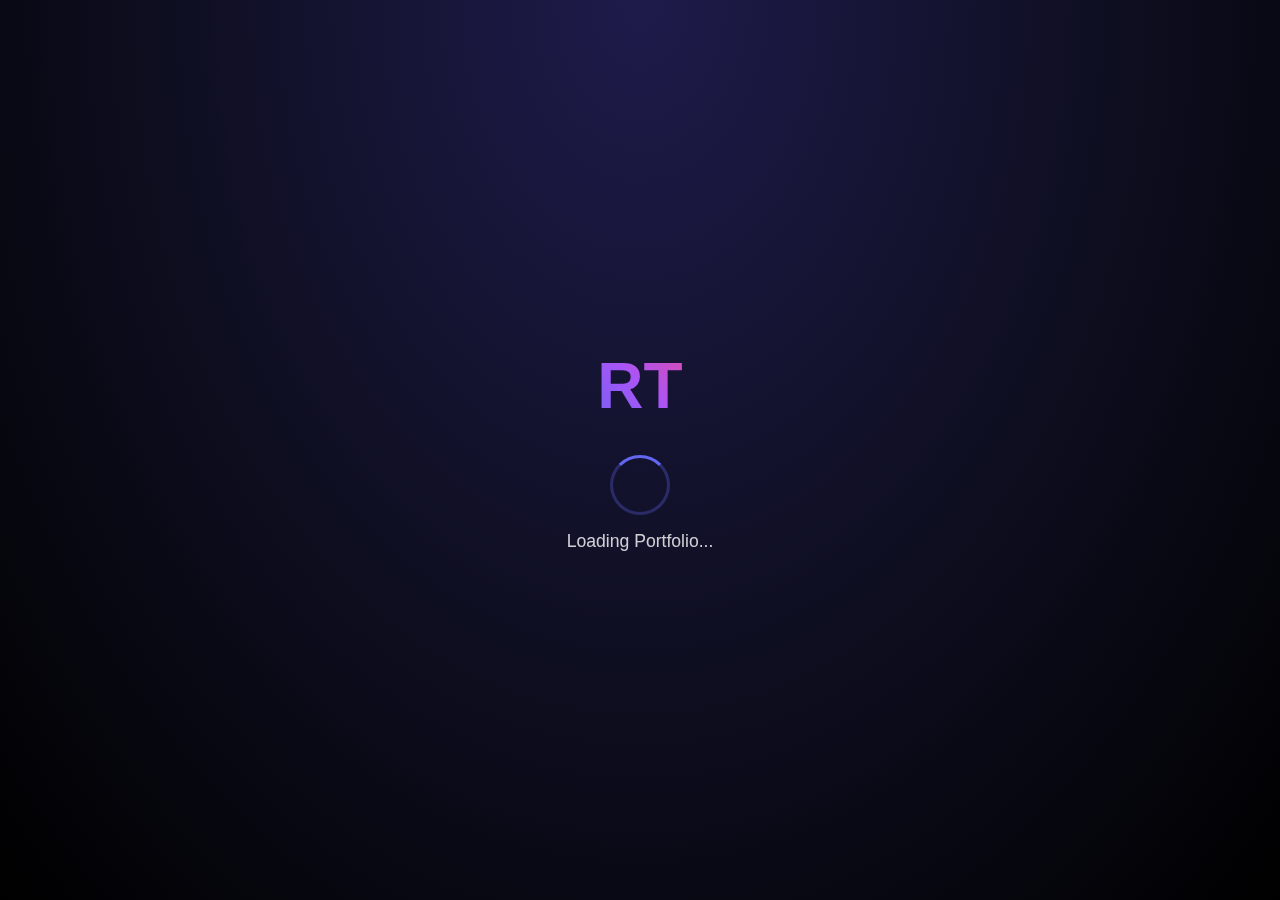
<file: index.html>
<!DOCTYPE html>
<html lang="en">
<head>
    <meta charset="UTF-8">
    <meta name="viewport" content="width=device-width, initial-scale=1.0">
    <title>Home - Ronak Thumbar</title>
    <link rel="icon" type="image/svg+xml" href="favicon.svg">
    <link rel="stylesheet" href="home.css">
    <link rel="stylesheet" href="mobile-nav.css">
    <link rel="stylesheet" href="loading.css">
    <link href="https://cdnjs.cloudflare.com/ajax/libs/font-awesome/6.0.0/css/all.min.css" rel="stylesheet">
    
</head>
<body>
    <div class="particles"></div>
    <div class="floating-shapes">
        <div class="shape shape-1"></div>
        <div class="shape shape-2"></div>
        <div class="shape shape-3"></div>
    </div>
    
    <nav class="navbar glass">
        <div class="nav-container">
            <div class="nav-logo">RT</div>
            <ul class="nav-menu">
                <li><a href="index.html">Home</a></li>
                <li><a href="about.html">About</a></li>
                <li><a href="projects.html">Projects</a></li>
                <li><a href="skills.html">Skills</a></li>
                <li><a href="contact.html">Contact</a></li>
            </ul>
        </div>
    </nav>

    <section class="hero">
        <div class="hero-grid">
            <div class="hero-text">
                <div class="typing-text">
                    <span class="greeting">Hello, I'm</span>
                    <h1 class="name">Ronak Thumbar</h1>
                    <div class="role-container">
                        <span class="role-text">Aspiring </span>
                        <span class="role-animated">Frontend Developer</span>
                    </div>
                </div>
                <p class="hero-desc">Building tomorrow's digital experiences with passion and precision</p>
                <div class="hero-actions">
                    <a href="contact.html" class="btn-glass primary">
                        <span>Let's Connect</span>
                        <i class="fas fa-arrow-right"></i>
                    </a>
                    <button class="btn-glass secondary" id="resumeBtn">
                        <span>Resume</span>
                        <i class="fas fa-file-alt"></i>
                    </button>
                </div>
            </div>
            <div class="hero-visual">
                <div class="code-window glass">
                    <div class="window-header">
                        <div class="window-controls">
                            <span class="control red"></span>
                            <span class="control yellow"></span>
                            <span class="control green"></span>
                        </div>
                    </div>
                    <div class="code-content">
                        <div class="code-line"><span class="keyword">const</span> <span class="variable">developer</span> = {</div>
                        <div class="code-line">  <span class="property">name</span>: <span class="string">'Ronak Thumbar'</span>,</div>
                        <div class="code-line">  <span class="property">skills</span>: [<span class="string">'Python'</span>, <span class="string">'Java'</span>],</div>
                        <div class="code-line">  <span class="property">passion</span>: <span class="string">'Innovation'</span></div>
                        <div class="code-line">};</div>
                    </div>
                </div>
            </div>
        </div>
    </section>

    <!-- Resume Modal -->
    <div id="resumeModal" class="modal">
        <div class="modal-content">
            <span class="close">&times;</span>
            <iframe src="resume.pdf" width="100%" height="600px"></iframe>
        </div>
    </div>

    <script src="home.js"></script>
    <script src="mobile-nav.js"></script>
    <script src="loading.js"></script>
    <script src="smooth-scroll.js"></script>
</body>
</html>
</file>
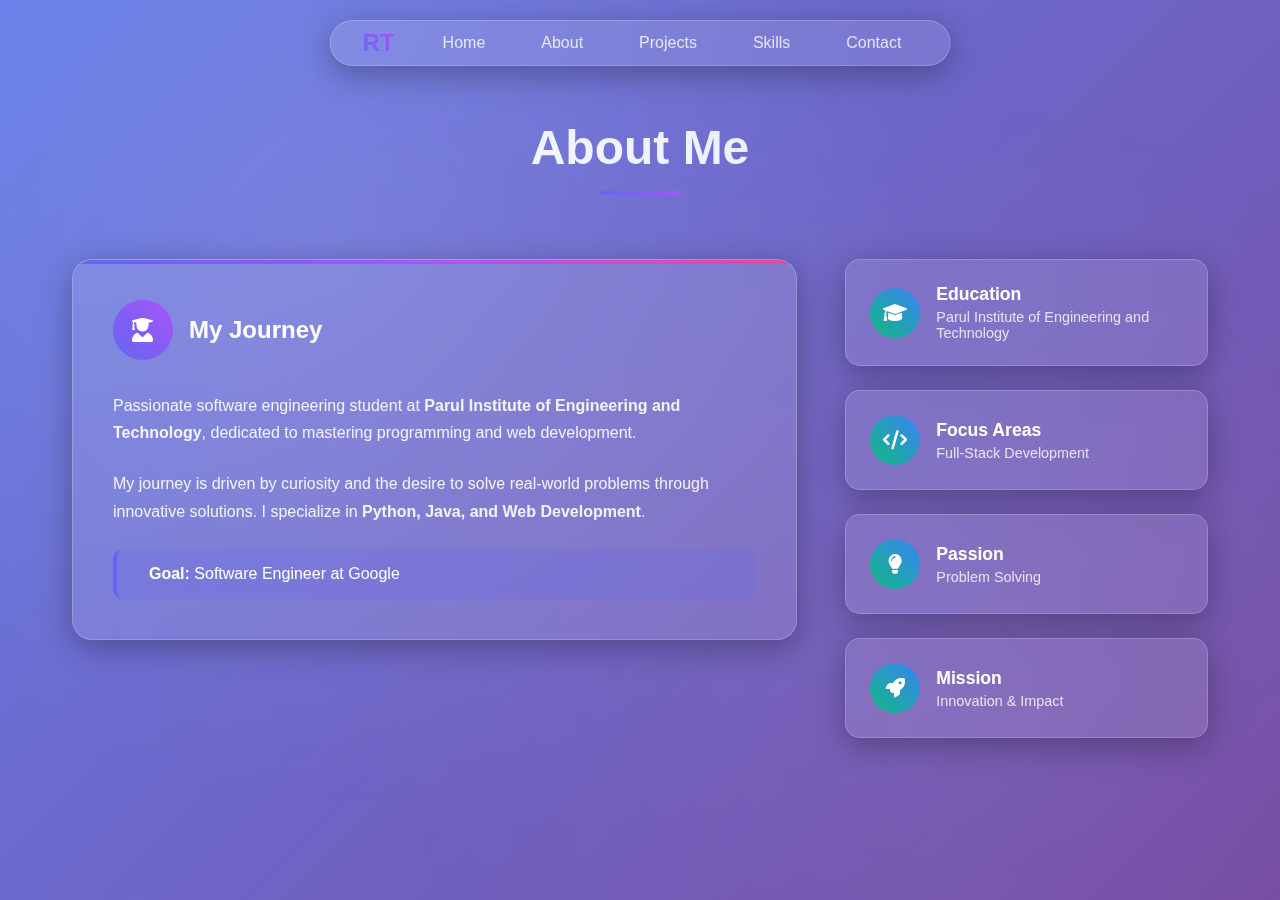
<file: about.html>
<!DOCTYPE html>
<html lang="en">
<head>
    <meta charset="UTF-8">
    <meta name="viewport" content="width=device-width, initial-scale=1.0">
    <title>About - Ronak Thumbar</title>
    <link rel="icon" type="image/svg+xml" href="favicon.svg">
    <link rel="stylesheet" href="about.css">
    <link rel="stylesheet" href="mobile-nav.css">
    <link href="https://cdnjs.cloudflare.com/ajax/libs/font-awesome/6.0.0/css/all.min.css" rel="stylesheet">
</head>
<body>
    <div class="bg-pattern"></div>
    
    <nav class="navbar glass">
        <div class="nav-container">
            <div class="nav-logo">RT</div>
            <ul class="nav-menu">
                <li><a href="index.html">Home</a></li>
                <li><a href="about.html">About</a></li>
                <li><a href="projects.html">Projects</a></li>
                <li><a href="skills.html">Skills</a></li>
                <li><a href="contact.html">Contact</a></li>
            </ul>
        </div>
    </nav>

    <section class="about">
        <div class="container">
            <div class="section-header">
                <h2 class="section-title">About Me</h2>
                <div class="title-decoration"></div>
            </div>
            
            <div class="about-layout">
                <div class="about-card glass">
                    <div class="card-header">
                        <div class="profile-avatar">
                            <i class="fas fa-user-graduate"></i>
                        </div>
                        <h3>My Journey</h3>
                    </div>
                    <div class="card-content">
                        <p>Passionate software engineering student at <strong>Parul Institute of Engineering and Technology</strong>, dedicated to mastering programming and web development.</p>
                        <p>My journey is driven by curiosity and the desire to solve real-world problems through innovative solutions. I specialize in <strong>Python, Java, and Web Development</strong>.</p>
                        <div class="goal-highlight">
                            <i class="fas fa-target"></i>
                            <span><strong>Goal:</strong> Software Engineer at Google</span>
                        </div>
                    </div>
                </div>

                <div class="stats-grid">
                    <div class="stat-item glass">
                        <div class="stat-icon">
                            <i class="fas fa-graduation-cap"></i>
                        </div>
                        <div class="stat-content">
                            <h4>Education</h4>
                            <p>Parul Institute of Engineering and Technology</p>
                        </div>
                    </div>
                    
                    <div class="stat-item glass">
                        <div class="stat-icon">
                            <i class="fas fa-code"></i>
                        </div>
                        <div class="stat-content">
                            <h4>Focus Areas</h4>
                            <p>Full-Stack Development</p>
                        </div>
                    </div>
                    
                    <div class="stat-item glass">
                        <div class="stat-icon">
                            <i class="fas fa-lightbulb"></i>
                        </div>
                        <div class="stat-content">
                            <h4>Passion</h4>
                            <p>Problem Solving</p>
                        </div>
                    </div>
                    
                    <div class="stat-item glass">
                        <div class="stat-icon">
                            <i class="fas fa-rocket"></i>
                        </div>
                        <div class="stat-content">
                            <h4>Mission</h4>
                            <p>Innovation & Impact</p>
                        </div>
                    </div>
                </div>
            </div>
        </div>
    </section>

    <script src="about.js"></script>
    <script src="mobile-nav.js"></script>
    <script src="smooth-scroll.js"></script>
</body>
</html>
</file>
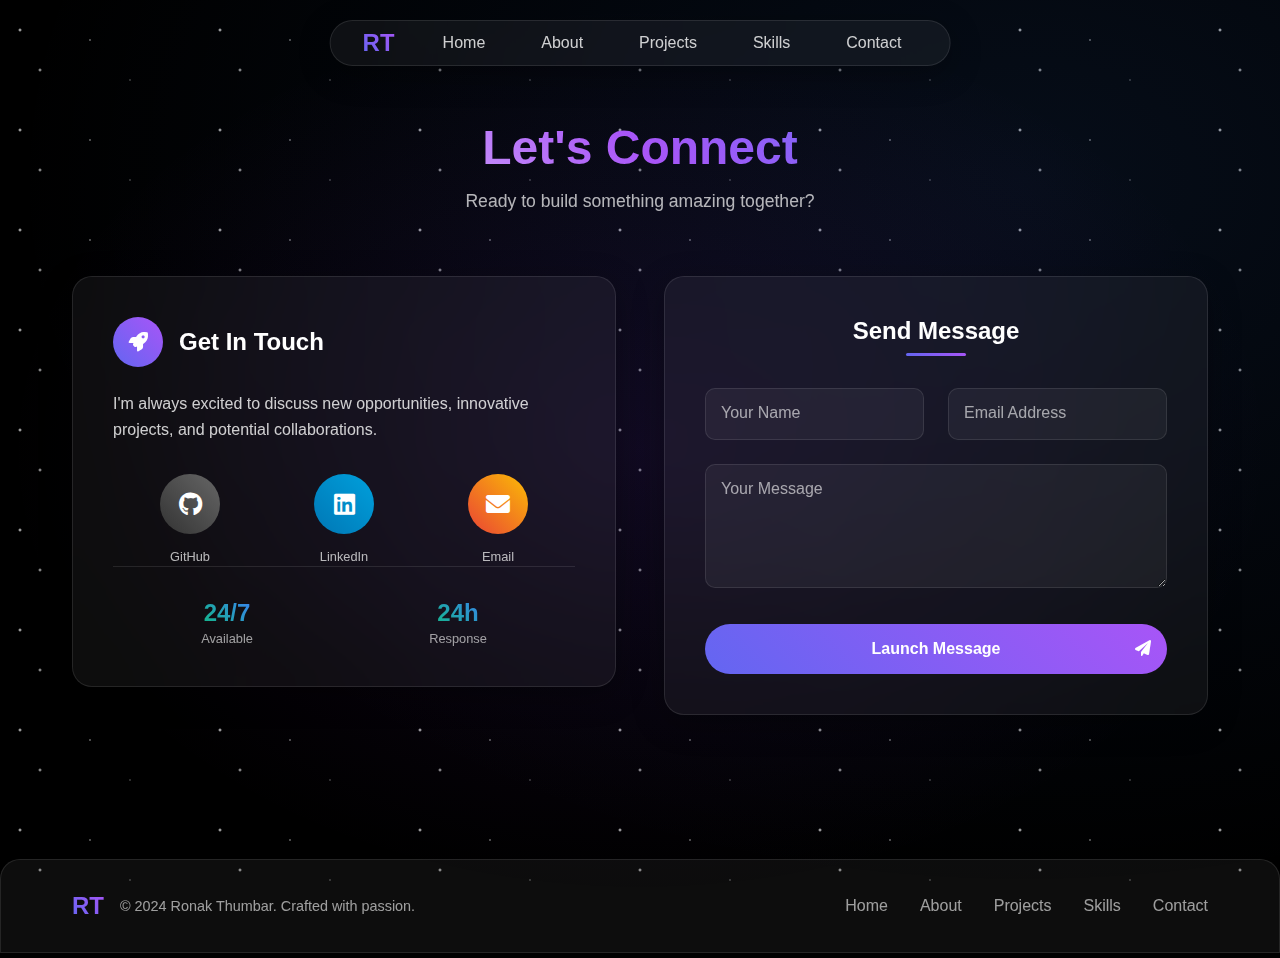
<file: contact.html>
<!DOCTYPE html>
<html lang="en">
<head>
    <meta charset="UTF-8">
    <meta name="viewport" content="width=device-width, initial-scale=1.0">
    <title>Contact - Ronak Thumbar</title>
    <link rel="icon" type="image/svg+xml" href="favicon.svg">
    <link rel="stylesheet" href="contact.css">
    <link rel="stylesheet" href="mobile-nav.css">
    <link href="https://cdnjs.cloudflare.com/ajax/libs/font-awesome/6.0.0/css/all.min.css" rel="stylesheet">
</head>
<body>
    <div class="cosmic-bg">
        <div class="stars"></div>
        <div class="nebula"></div>
    </div>
    
    <nav class="navbar glass">
        <div class="nav-container">
            <div class="nav-logo">RT</div>
            <ul class="nav-menu">
                <li><a href="index.html">Home</a></li>
                <li><a href="about.html">About</a></li>
                <li><a href="projects.html">Projects</a></li>
                <li><a href="skills.html">Skills</a></li>
                <li><a href="contact.html">Contact</a></li>
            </ul>
        </div>
    </nav>

    <section class="contact">
        <div class="container">
            <div class="section-header">
                <h2 class="section-title">Let's Connect</h2>
                <p class="section-subtitle">Ready to build something amazing together?</p>
            </div>
            
            <div class="contact-layout">
                <div class="contact-info">
                    <div class="info-card glass">
                        <div class="card-header">
                            <div class="header-icon">
                                <i class="fas fa-rocket"></i>
                            </div>
                            <h3>Get In Touch</h3>
                        </div>
                        <p>I'm always excited to discuss new opportunities, innovative projects, and potential collaborations.</p>
                        
                        <div class="social-constellation">
                            <a href="https://github.com/ronakthumbar" class="social-planet github">
                                <div class="planet-glow"></div>
                                <i class="fab fa-github"></i>
                                <span class="planet-label">GitHub</span>
                            </a>
                            
                            <a href="https://www.linkedin.com/in/ronak-patel-0069a1339" class="social-planet linkedin">
                                <div class="planet-glow"></div>
                                <i class="fab fa-linkedin"></i>
                                <span class="planet-label">LinkedIn</span>
                            </a>
                            
                            <a href="https://mail.google.com/mail/?view=cm&fs=1&to=thumbarronak@gmail.com" class="social-planet email">
                                <div class="planet-glow"></div>
                                <i class="fas fa-envelope"></i>
                                <span class="planet-label">Email</span>
                            </a>
                        </div>
                        
                        <div class="quick-stats">
                            <div class="stat">
                                <div class="stat-number">24/7</div>
                                <div class="stat-label">Available</div>
                            </div>
                            <div class="stat">
                                <div class="stat-number">24h</div>
                                <div class="stat-label">Response</div>
                            </div>
                        </div>
                    </div>
                </div>
                
                <div class="contact-form-container">
                    <form class="contact-form glass">
                        <div class="form-header">
                            <h3>Send Message</h3>
                            <div class="form-decoration"></div>
                        </div>
                        
                        <div class="form-grid">
                            <div class="input-group">
                                <div class="input-wrapper">
                                    <input type="text" id="name" name="name" required>
                                    <label for="name">Your Name</label>
                                    <div class="input-highlight"></div>
                                </div>
                            </div>
                            
                            <div class="input-group">
                                <div class="input-wrapper">
                                    <input type="email" id="email" name="email" required>
                                    <label for="email">Email Address</label>
                                    <div class="input-highlight"></div>
                                </div>
                            </div>
                            
                            <div class="input-group full-width">
                                <div class="input-wrapper">
                                    <textarea id="message" name="message" rows="5" required></textarea>
                                    <label for="message">Your Message</label>
                                    <div class="input-highlight"></div>
                                </div>
                            </div>
                        </div>
                        
                        <button type="submit" class="submit-btn">
                            <span class="btn-text">Launch Message</span>
                            <div class="btn-rocket">
                                <i class="fas fa-paper-plane"></i>
                            </div>
                            <div class="btn-trail"></div>
                        </button>
                    </form>
                </div>
            </div>
        </div>
    </section>

    <footer class="footer glass">
        <div class="container">
            <div class="footer-content">
                <div class="footer-brand">
                    <div class="brand-logo">RT</div>
                    <p>&copy; 2024 Ronak Thumbar. Crafted with passion.</p>
                </div>
                <nav class="footer-nav">
                    <a href="index.html">Home</a>
                    <a href="about.html">About</a>
                    <a href="projects.html">Projects</a>
                    <a href="skills.html">Skills</a>
                    <a href="contact.html">Contact</a>
                </nav>
            </div>
        </div>
    </footer>

    <script src="contact.js"></script>
    <script src="mobile-nav.js"></script>
    <script src="smooth-scroll.js"></script>
</body>
</html>
</file>
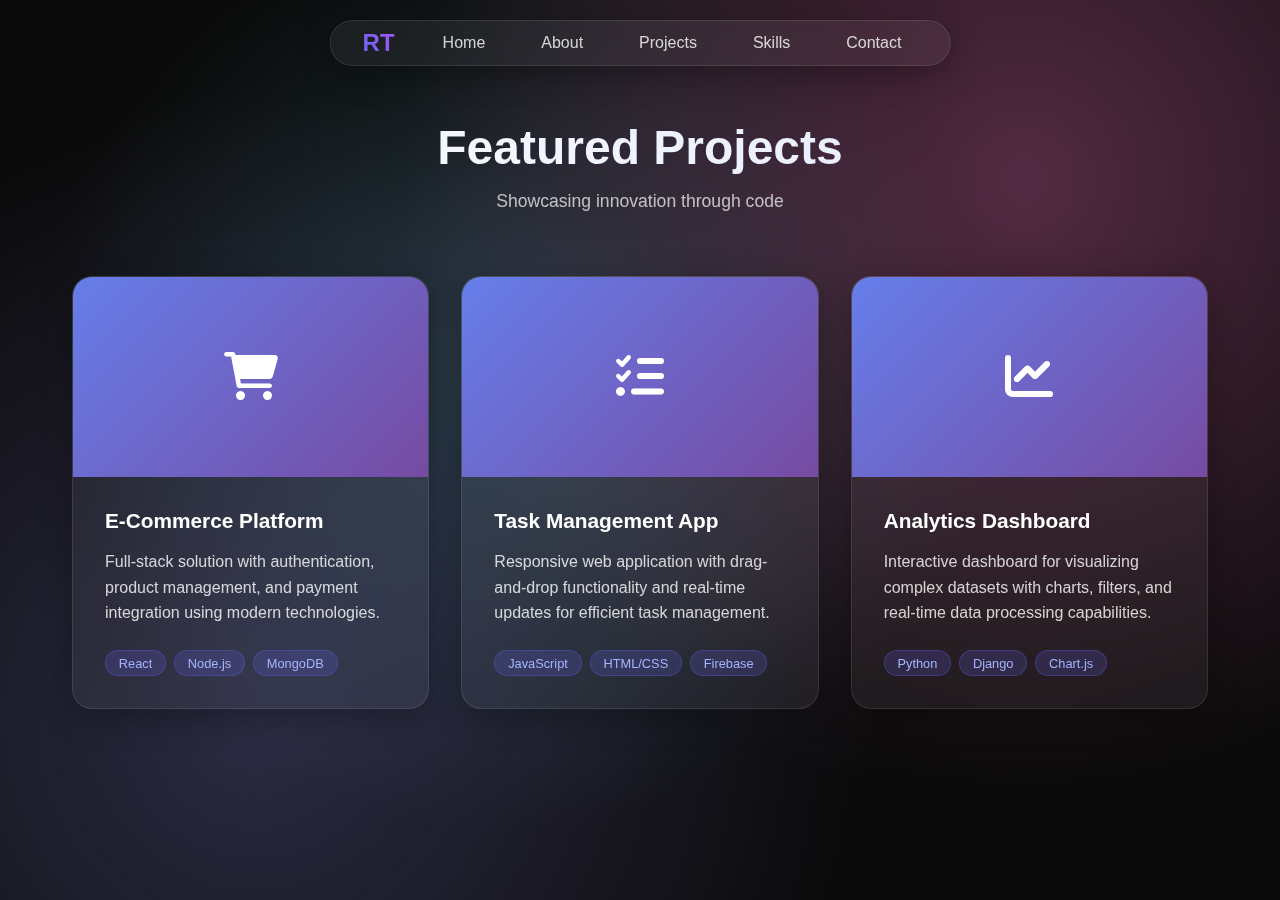
<file: projects.html>
<!DOCTYPE html>
<html lang="en">
<head>
    <meta charset="UTF-8">
    <meta name="viewport" content="width=device-width, initial-scale=1.0">
    <title>Projects - Ronak Thumbar</title>
    <link rel="icon" type="image/svg+xml" href="favicon.svg">
    <link rel="stylesheet" href="projects.css">
    <link rel="stylesheet" href="mobile-nav.css">
    <link href="https://cdnjs.cloudflare.com/ajax/libs/font-awesome/6.0.0/css/all.min.css" rel="stylesheet">
</head>
<body>
    <div class="mesh-gradient"></div>
    
    <nav class="navbar glass">
        <div class="nav-container">
            <div class="nav-logo">RT</div>
            <ul class="nav-menu">
                <li><a href="index.html">Home</a></li>
                <li><a href="about.html">About</a></li>
                <li><a href="projects.html">Projects</a></li>
                <li><a href="skills.html">Skills</a></li>
                <li><a href="contact.html">Contact</a></li>
            </ul>
        </div>
    </nav>

    <section class="projects">
        <div class="container">
            <div class="section-header">
                <h2 class="section-title">Featured Projects</h2>
                <p class="section-subtitle">Showcasing innovation through code</p>
            </div>
            
            <div class="projects-masonry">
                <div class="project-card glass" data-category="web">
                    <div class="project-preview">
                        <div class="project-icon">
                            <i class="fas fa-shopping-cart"></i>
                        </div>
                        <div class="project-overlay">
                            <div class="overlay-content">
                                <span class="project-category">Full-Stack</span>
                                <div class="project-links">
                                    <a href="#" class="link-btn">
                                        <i class="fab fa-github"></i>
                                    </a>
                                    <a href="#" class="link-btn">
                                        <i class="fas fa-external-link-alt"></i>
                                    </a>
                                </div>
                            </div>
                        </div>
                    </div>
                    <div class="project-info">
                        <h3>E-Commerce Platform</h3>
                        <p>Full-stack solution with authentication, product management, and payment integration using modern technologies.</p>
                        <div class="tech-stack">
                            <span class="tech-tag">React</span>
                            <span class="tech-tag">Node.js</span>
                            <span class="tech-tag">MongoDB</span>
                        </div>
                    </div>
                </div>

                <div class="project-card glass" data-category="web">
                    <div class="project-preview">
                        <div class="project-icon">
                            <i class="fas fa-tasks"></i>
                        </div>
                        <div class="project-overlay">
                            <div class="overlay-content">
                                <span class="project-category">Frontend</span>
                                <div class="project-links">
                                    <a href="#" class="link-btn">
                                        <i class="fab fa-github"></i>
                                    </a>
                                    <a href="#" class="link-btn">
                                        <i class="fas fa-external-link-alt"></i>
                                    </a>
                                </div>
                            </div>
                        </div>
                    </div>
                    <div class="project-info">
                        <h3>Task Management App</h3>
                        <p>Responsive web application with drag-and-drop functionality and real-time updates for efficient task management.</p>
                        <div class="tech-stack">
                            <span class="tech-tag">JavaScript</span>
                            <span class="tech-tag">HTML/CSS</span>
                            <span class="tech-tag">Firebase</span>
                        </div>
                    </div>
                </div>

                <div class="project-card glass" data-category="data">
                    <div class="project-preview">
                        <div class="project-icon">
                            <i class="fas fa-chart-line"></i>
                        </div>
                        <div class="project-overlay">
                            <div class="overlay-content">
                                <span class="project-category">Data Viz</span>
                                <div class="project-links">
                                    <a href="#" class="link-btn">
                                        <i class="fab fa-github"></i>
                                    </a>
                                    <a href="#" class="link-btn">
                                        <i class="fas fa-external-link-alt"></i>
                                    </a>
                                </div>
                            </div>
                        </div>
                    </div>
                    <div class="project-info">
                        <h3>Analytics Dashboard</h3>
                        <p>Interactive dashboard for visualizing complex datasets with charts, filters, and real-time data processing capabilities.</p>
                        <div class="tech-stack">
                            <span class="tech-tag">Python</span>
                            <span class="tech-tag">Django</span>
                            <span class="tech-tag">Chart.js</span>
                        </div>
                    </div>
                </div>
            </div>
        </div>
    </section>

    <script src="projects.js"></script>
    <script src="mobile-nav.js"></script>
    <script src="smooth-scroll.js"></script>
</body>
</html>
</file>
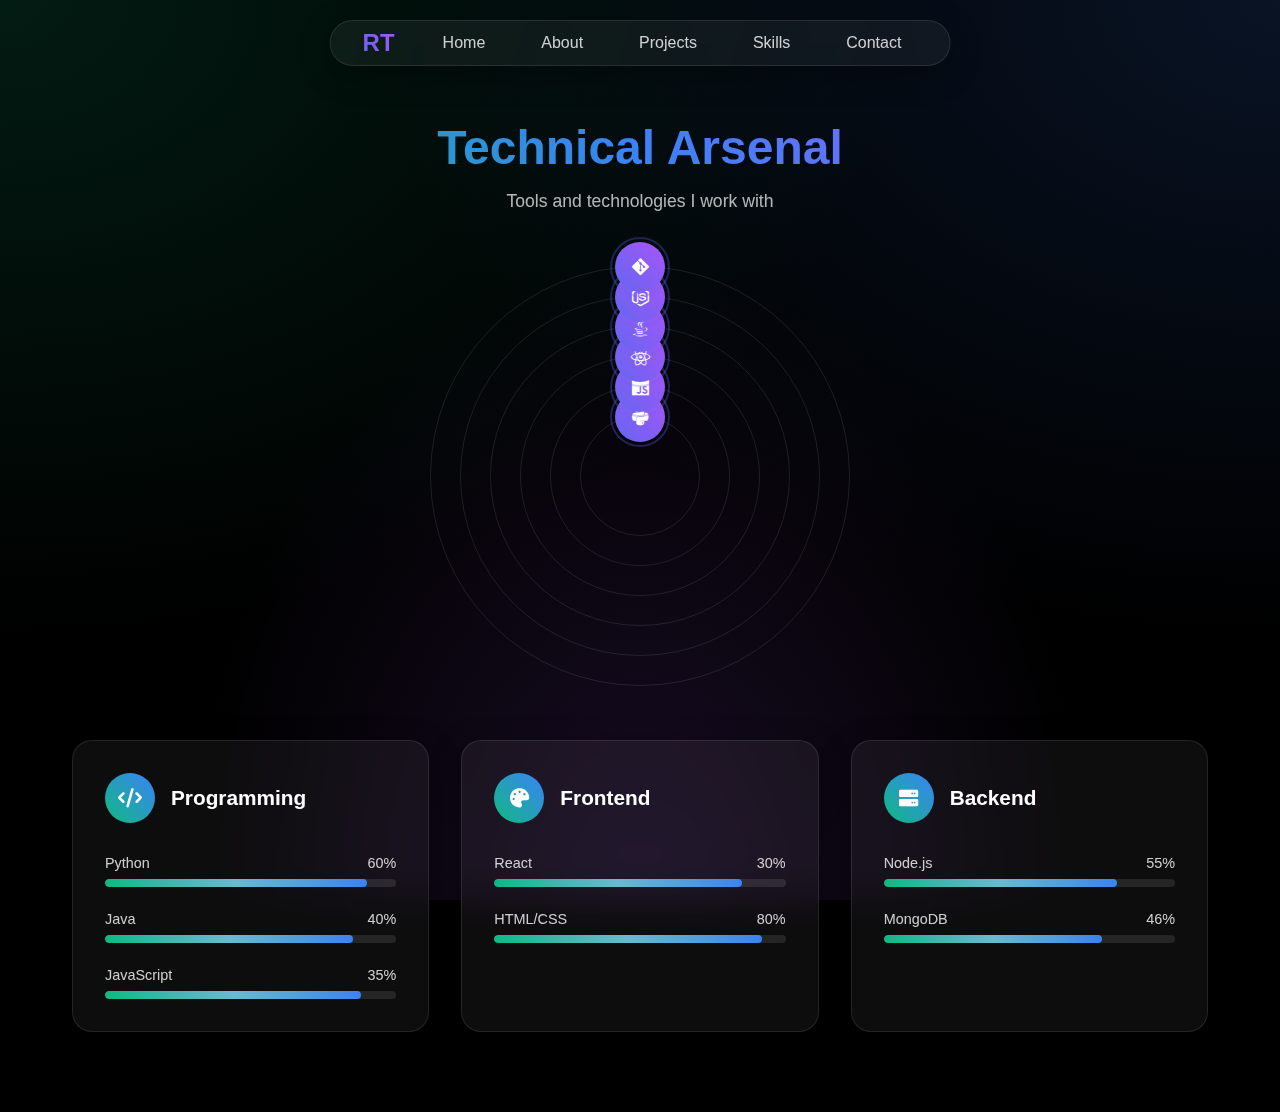
<file: skills.html>
<!DOCTYPE html>
<html lang="en">
<head>
    <meta charset="UTF-8">
    <meta name="viewport" content="width=device-width, initial-scale=1.0">
    <title>Skills - Ronak Thumbar</title>
    <link rel="icon" type="image/svg+xml" href="favicon.svg">
    <link rel="stylesheet" href="skills.css">
    <link rel="stylesheet" href="mobile-nav.css">
    <link href="https://cdnjs.cloudflare.com/ajax/libs/font-awesome/6.0.0/css/all.min.css" rel="stylesheet">
</head>
<body>
    <div class="aurora-bg"></div>
    
    <nav class="navbar glass">
        <div class="nav-container">
            <div class="nav-logo">RT</div>
            <ul class="nav-menu">
                <li><a href="index.html">Home</a></li>
                <li><a href="about.html">About</a></li>
                <li><a href="projects.html">Projects</a></li>
                <li><a href="skills.html">Skills</a></li>
                <li><a href="contact.html">Contact</a></li>
            </ul>
        </div>
    </nav>

    <section class="skills">
        <div class="container">
            <div class="section-header">
                <h2 class="section-title">Technical Arsenal</h2>
                <p class="section-subtitle">Tools and technologies I work with</p>
            </div>
            
            <div class="skills-constellation">
                <div class="skill-orbit orbit-1">
                    <div class="skill-planet" data-skill="Python">
                        <div class="planet-core">
                            <i class="fab fa-python"></i>
                        </div>
                        <div class="planet-ring"></div>
                    </div>
                </div>
                
                <div class="skill-orbit orbit-2">
                    <div class="skill-planet" data-skill="JavaScript">
                        <div class="planet-core">
                            <i class="fab fa-js"></i>
                        </div>
                        <div class="planet-ring"></div>
                    </div>
                </div>
                
                <div class="skill-orbit orbit-3">
                    <div class="skill-planet" data-skill="React">
                        <div class="planet-core">
                            <i class="fab fa-react"></i>
                        </div>
                        <div class="planet-ring"></div>
                    </div>
                </div>
                
                <div class="skill-orbit orbit-4">
                    <div class="skill-planet" data-skill="Java">
                        <div class="planet-core">
                            <i class="fab fa-java"></i>
                        </div>
                        <div class="planet-ring"></div>
                    </div>
                </div>
                
                <div class="skill-orbit orbit-5">
                    <div class="skill-planet" data-skill="Node.js">
                        <div class="planet-core">
                            <i class="fab fa-node-js"></i>
                        </div>
                        <div class="planet-ring"></div>
                    </div>
                </div>
                
                <div class="skill-orbit orbit-6">
                    <div class="skill-planet" data-skill="Git">
                        <div class="planet-core">
                            <i class="fab fa-git-alt"></i>
                        </div>
                        <div class="planet-ring"></div>
                    </div>
                </div>
            </div>
            
            <div class="skills-grid">
                <div class="skill-category glass">
                    <div class="category-header">
                        <div class="category-icon">
                            <i class="fas fa-code"></i>
                        </div>
                        <h3>Programming</h3>
                    </div>
                    <div class="skill-bars">
                        <div class="skill-bar">
                            <div class="skill-info">
                                <span>Python</span>
                                <span>60%</span>
                            </div>
                            <div class="progress-bar">
                                <div class="progress" data-width="90"></div>
                            </div>
                        </div>
                        <div class="skill-bar">
                            <div class="skill-info">
                                <span>Java</span>
                                <span>40%</span>
                            </div>
                            <div class="progress-bar">
                                <div class="progress" data-width="85"></div>
                            </div>
                        </div>
                        <div class="skill-bar">
                            <div class="skill-info">
                                <span>JavaScript</span>
                                <span>35%</span>
                            </div>
                            <div class="progress-bar">
                                <div class="progress" data-width="88"></div>
                            </div>
                        </div>
                    </div>
                </div>
                
                <div class="skill-category glass">
                    <div class="category-header">
                        <div class="category-icon">
                            <i class="fas fa-palette"></i>
                        </div>
                        <h3>Frontend</h3>
                    </div>
                    <div class="skill-bars">
                        <div class="skill-bar">
                            <div class="skill-info">
                                <span>React</span>
                                <span>30%</span>
                            </div>
                            <div class="progress-bar">
                                <div class="progress" data-width="85"></div>
                            </div>
                        </div>
                        <div class="skill-bar">
                            <div class="skill-info">
                                <span>HTML/CSS</span>
                                <span>80%</span>
                            </div>
                            <div class="progress-bar">
                                <div class="progress" data-width="92"></div>
                            </div>
                        </div>
                    </div>
                </div>
                
                <div class="skill-category glass">
                    <div class="category-header">
                        <div class="category-icon">
                            <i class="fas fa-server"></i>
                        </div>
                        <h3>Backend</h3>
                    </div>
                    <div class="skill-bars">
                        <div class="skill-bar">
                            <div class="skill-info">
                                <span>Node.js</span>
                                <span>55%</span>
                            </div>
                            <div class="progress-bar">
                                <div class="progress" data-width="80"></div>
                            </div>
                        </div>
                        <div class="skill-bar">
                            <div class="skill-info">
                                <span>MongoDB</span>
                                <span>46%</span>
                            </div>
                            <div class="progress-bar">
                                <div class="progress" data-width="75"></div>
                            </div>
                        </div>
                    </div>
                </div>
            </div>
        </div>
    </section>

    <script src="skills.js"></script>
    <script src="mobile-nav.js"></script>
    <script src="smooth-scroll.js"></script>
</body>
</html>
</file>
<file: home.css>
* {
    margin: 0;
    padding: 0;
    box-sizing: border-box;
}

body {
    font-family: 'Inter', -apple-system, BlinkMacSystemFont, sans-serif;
    background: radial-gradient(ellipse at top, #1e1b4b 0%, #0f0f23 50%, #000 100%);
    color: white;
    overflow-x: hidden;
    min-height: 100vh;
}

.particles {
    position: fixed;
    top: 0;
    left: 0;
    width: 100%;
    height: 100%;
    pointer-events: none;
    z-index: 1;
}

.floating-shapes {
    position: fixed;
    top: 0;
    left: 0;
    width: 100%;
    height: 100%;
    pointer-events: none;
    z-index: 1;
}

.shape {
    position: absolute;
    border-radius: 50%;
    background: linear-gradient(45deg, rgba(99, 102, 241, 0.1), rgba(168, 85, 247, 0.1));
    animation: float 6s ease-in-out infinite;
}

.shape-1 {
    width: 200px;
    height: 200px;
    top: 20%;
    left: 10%;
    animation-delay: 0s;
}

.shape-2 {
    width: 150px;
    height: 150px;
    top: 60%;
    right: 15%;
    animation-delay: 2s;
}

.shape-3 {
    width: 100px;
    height: 100px;
    bottom: 20%;
    left: 70%;
    animation-delay: 4s;
}

@keyframes float {
    0%, 100% { transform: translateY(0px) rotate(0deg); }
    50% { transform: translateY(-20px) rotate(180deg); }
}

.glass {
    background: rgba(255, 255, 255, 0.05);
    backdrop-filter: blur(20px);
    border: 1px solid rgba(255, 255, 255, 0.1);
    box-shadow: 0 8px 32px rgba(0, 0, 0, 0.3);
}

.navbar {
    position: fixed;
    top: 20px;
    left: 50%;
    transform: translateX(-50%);
    z-index: 1000;
    border-radius: 50px;
    padding: 0.5rem 2rem;
    width: auto;
}

.nav-container {
    display: flex;
    align-items: center;
    gap: 2rem;
}

.nav-logo {
    font-size: 1.5rem;
    font-weight: 700;
    background: linear-gradient(45deg, #6366f1, #a855f7);
    -webkit-background-clip: text;
    -webkit-text-fill-color: transparent;
    background-clip: text;
}

.nav-menu {
    display: flex;
    list-style: none;
    gap: 1.5rem;
}

.nav-menu a {
    text-decoration: none;
    color: rgba(255, 255, 255, 0.8);
    font-weight: 500;
    padding: 0.5rem 1rem;
    border-radius: 25px;
    transition: all 0.3s ease;
}

.nav-menu a:hover {
    color: white;
    background: rgba(255, 255, 255, 0.1);
}

.hero {
    min-height: 100vh;
    display: flex;
    align-items: center;
    padding: 0 2rem;
    position: relative;
    z-index: 2;
}

.hero-grid {
    max-width: 1200px;
    margin: 0 auto;
    display: grid;
    grid-template-columns: 1fr 1fr;
    gap: 4rem;
    align-items: center;
}

.typing-text {
    margin-bottom: 2rem;
}

.greeting {
    font-size: 1.2rem;
    color: rgba(255, 255, 255, 0.7);
    display: block;
    margin-bottom: 0.5rem;
}

.name {
    font-size: 4rem;
    font-weight: 800;
    background: linear-gradient(45deg, #6366f1, #a855f7, #ec4899);
    -webkit-background-clip: text;
    -webkit-text-fill-color: transparent;
    background-clip: text;
    margin-bottom: 1rem;
    line-height: 1.1;
}

.role-container {
    font-size: 1.5rem;
    color: rgba(255, 255, 255, 0.9);
}

.role-animated {
    background: linear-gradient(45deg, #10b981, #3b82f6);
    -webkit-background-clip: text;
    -webkit-text-fill-color: transparent;
    background-clip: text;
    font-weight: 600;
}

.hero-desc {
    font-size: 1.1rem;
    color: rgba(255, 255, 255, 0.7);
    line-height: 1.6;
    margin-bottom: 2.5rem;
}

.hero-actions {
    display: flex;
    gap: 1rem;
}

.btn-glass {
    display: flex;
    align-items: center;
    gap: 0.5rem;
    padding: 1rem 2rem;
    border-radius: 50px;
    text-decoration: none;
    font-weight: 600;
    transition: all 0.3s ease;
    position: relative;
    overflow: hidden;
}

.btn-glass.primary {
    background: linear-gradient(45deg, #6366f1, #a855f7);
    color: white;
    box-shadow: 0 10px 30px rgba(99, 102, 241, 0.3);
}

.btn-glass.primary:hover {
    transform: translateY(-2px);
    box-shadow: 0 15px 40px rgba(99, 102, 241, 0.4);
}

.btn-glass.secondary {
    background: rgba(255, 255, 255, 0.05);
    backdrop-filter: blur(20px);
    border: 1px solid rgba(255, 255, 255, 0.2);
    color: white;
}

.btn-glass.secondary:hover {
    background: rgba(255, 255, 255, 0.1);
    transform: translateY(-2px);
}

.hero-visual {
    display: flex;
    justify-content: center;
}

.code-window {
    width: 100%;
    max-width: 400px;
    border-radius: 15px;
    overflow: hidden;
    animation: float 3s ease-in-out infinite;
    
}
 .code-window:hover {
      animation-play-state: paused;
      cursor: pointer;
    }

.window-header {
    background: rgba(0, 0, 0, 0.2);
    padding: 1rem;
    display: flex;
    align-items: center;
}

.window-controls {
    display: flex;
    gap: 0.5rem;
}

.control {
    width: 12px;
    height: 12px;
    border-radius: 50%;
}

.control.red { background: #ff5f57; }
.control.yellow { background: #ffbd2e; }
.control.green { background: #28ca42; }

.code-content {
    padding: 1.5rem;
    font-family: 'Fira Code', monospace;
    font-size: 0.9rem;
    line-height: 1.6;
}

.code-line {
    margin-bottom: 0.5rem;
}

.keyword { color: #c792ea; }
.variable { color: #82aaff; }
.property { color: #ffcb6b; }
.string { color: #c3e88d; }

.modal {
    display: none;
    position: fixed;
    z-index: 2000;
    left: 0;
    top: 0;
    width: 100%;
    height: 100%;
    background-color: rgba(0, 0, 0, 0.8);
    backdrop-filter: blur(5px);
}

.modal-content {
    position: relative;
    background: rgba(255, 255, 255, 0.05);
    backdrop-filter: blur(20px);
    border: 1px solid rgba(255, 255, 255, 0.1);
    margin: 2% auto;
    padding: 20px;
    width: 90%;
    max-width: 800px;
    border-radius: 15px;
    box-shadow: 0 8px 32px rgba(0, 0, 0, 0.3);
}

.close {
    color: #aaa;
    float: right;
    font-size: 28px;
    font-weight: bold;
    cursor: pointer;
    transition: color 0.3s ease;
}

.close:hover {
    color: white;
}

@media (max-width: 768px) {
    .nav-menu { display: none; }
    .hero-grid {
        grid-template-columns: 1fr;
        text-align: center;
        gap: 2rem;
    }
    .name { font-size: 2.5rem; }
    .hero-actions { justify-content: center; flex-direction: column; }
    .modal-content {
        width: 95%;
        margin: 5% auto;
    }
}
</file>
<file: mobile-nav.css>
/* Mobile Navigation Styles */
.mobile-menu-btn {
    display: none;
    flex-direction: column;
    justify-content: space-around;
    width: 30px;
    height: 30px;
    background: transparent;
    border: none;
    cursor: pointer;
    padding: 0;
    z-index: 1001;
}

.hamburger-line {
    width: 100%;
    height: 3px;
    background: white;
    border-radius: 2px;
    transition: all 0.3s ease;
    transform-origin: center;
}

.mobile-menu-btn.active .hamburger-line:nth-child(1) {
    transform: rotate(45deg) translate(7px, 7px);
}

.mobile-menu-btn.active .hamburger-line:nth-child(2) {
    opacity: 0;
}

.mobile-menu-btn.active .hamburger-line:nth-child(3) {
    transform: rotate(-45deg) translate(7px, -7px);
}

@media (max-width: 768px) {
    .mobile-menu-btn {
        display: flex;
    }
    
    .nav-menu {
        position: fixed;
        top: 80px;
        left: 50%;
        transform: translateX(-50%) translateY(-20px);
        background: rgba(0, 0, 0, 0.95);
        backdrop-filter: blur(20px);
        border: 1px solid rgba(255, 255, 255, 0.1);
        border-radius: 15px;
        padding: 2rem;
        flex-direction: column;
        gap: 1rem;
        opacity: 0;
        visibility: hidden;
        transition: all 0.3s ease;
        min-width: 200px;
        box-shadow: 0 10px 40px rgba(0, 0, 0, 0.5);
    }
    
    .nav-menu.mobile-active {
        opacity: 1;
        visibility: visible;
        transform: translateX(-50%) translateY(0);
    }
    
    .nav-menu a {
        text-align: center;
        padding: 0.8rem 1.5rem;
        border-radius: 10px;
        font-size: 1.1rem;
    }
    
    .nav-menu a:hover {
        background: rgba(99, 102, 241, 0.2);
        transform: translateX(5px);
    }
    
    body.menu-open {
        overflow: hidden;
    }
}
</file>
<file: loading.css>
/* Loading Screen Styles */
.loading-screen {
    position: fixed;
    top: 0;
    left: 0;
    width: 100%;
    height: 100%;
    background: radial-gradient(ellipse at top, #1e1b4b 0%, #0f0f23 50%, #000 100%);
    display: flex;
    align-items: center;
    justify-content: center;
    z-index: 9999;
    transition: opacity 0.5s ease, visibility 0.5s ease;
}

.loading-screen.fade-out {
    opacity: 0;
    visibility: hidden;
}

.loading-content {
    text-align: center;
    color: white;
}

.loading-logo {
    font-size: 4rem;
    font-weight: 800;
    background: linear-gradient(45deg, #6366f1, #a855f7, #ec4899);
    -webkit-background-clip: text;
    -webkit-text-fill-color: transparent;
    background-clip: text;
    margin-bottom: 2rem;
    animation: pulse-logo 2s ease-in-out infinite;
}

@keyframes pulse-logo {
    0%, 100% { transform: scale(1); }
    50% { transform: scale(1.05); }
}

.loading-spinner {
    width: 60px;
    height: 60px;
    border: 3px solid rgba(99, 102, 241, 0.3);
    border-top: 3px solid #6366f1;
    border-radius: 50%;
    animation: spin 1s linear infinite;
    margin: 0 auto 1rem;
}

@keyframes spin {
    0% { transform: rotate(0deg); }
    100% { transform: rotate(360deg); }
}

.loading-text {
    font-size: 1.1rem;
    color: rgba(255, 255, 255, 0.8);
    animation: fade-in-out 2s ease-in-out infinite;
}

@keyframes fade-in-out {
    0%, 100% { opacity: 0.5; }
    50% { opacity: 1; }
}
</file>
<file: about.css>
* {
    margin: 0;
    padding: 0;
    box-sizing: border-box;
}

body {
    font-family: 'Inter', -apple-system, BlinkMacSystemFont, sans-serif;
    background: linear-gradient(135deg, #667eea 0%, #764ba2 100%);
    color: white;
    min-height: 100vh;
    position: relative;
}

.bg-pattern {
    position: fixed;
    top: 0;
    left: 0;
    width: 100%;
    height: 100%;
    background-image: 
        radial-gradient(circle at 25% 25%, rgba(255, 255, 255, 0.1) 0%, transparent 50%),
        radial-gradient(circle at 75% 75%, rgba(255, 255, 255, 0.05) 0%, transparent 50%);
    pointer-events: none;
    z-index: 1;
}

.glass {
    background: rgba(255, 255, 255, 0.1);
    backdrop-filter: blur(20px);
    border: 1px solid rgba(255, 255, 255, 0.2);
    box-shadow: 0 8px 32px rgba(0, 0, 0, 0.3);
}

.container {
    max-width: 1200px;
    margin: 0 auto;
    padding: 0 2rem;
}

.navbar {
    position: fixed;
    top: 20px;
    left: 50%;
    transform: translateX(-50%);
    z-index: 1000;
    border-radius: 50px;
    padding: 0.5rem 2rem;
}

.nav-container {
    display: flex;
    align-items: center;
    gap: 2rem;
}

.nav-logo {
    font-size: 1.5rem;
    font-weight: 700;
    background: linear-gradient(45deg, #6366f1, #a855f7);
    -webkit-background-clip: text;
    -webkit-text-fill-color: transparent;
    background-clip: text;
}

.nav-menu {
    display: flex;
    list-style: none;
    gap: 1.5rem;
}

.nav-menu a {
    text-decoration: none;
    color: rgba(255, 255, 255, 0.8);
    font-weight: 500;
    padding: 0.5rem 1rem;
    border-radius: 25px;
    transition: all 0.3s ease;
}

.nav-menu a:hover {
    color: white;
    background: rgba(255, 255, 255, 0.1);
}

.about {
    padding: 120px 0 80px;
    position: relative;
    z-index: 2;
}

.section-header {
    text-align: center;
    margin-bottom: 4rem;
}

.section-title {
    font-size: 3rem;
    font-weight: 800;
    background: linear-gradient(45deg, #ffffff, #e0e7ff);
    -webkit-background-clip: text;
    -webkit-text-fill-color: transparent;
    background-clip: text;
    margin-bottom: 1rem;
}

.title-decoration {
    width: 80px;
    height: 4px;
    background: linear-gradient(45deg, #6366f1, #a855f7);
    margin: 0 auto;
    border-radius: 2px;
}

.about-layout {
    display: grid;
    grid-template-columns: 2fr 1fr;
    gap: 3rem;
    align-items: start;
}

.about-card {
    border-radius: 20px;
    padding: 2.5rem;
    position: relative;
    overflow: hidden;
}

.about-card::before {
    content: '';
    position: absolute;
    top: 0;
    left: 0;
    right: 0;
    height: 4px;
    background: linear-gradient(45deg, #6366f1, #a855f7, #ec4899);
}

.card-header {
    display: flex;
    align-items: center;
    gap: 1rem;
    margin-bottom: 2rem;
}

.profile-avatar {
    width: 60px;
    height: 60px;
    border-radius: 50%;
    background: linear-gradient(45deg, #6366f1, #a855f7);
    display: flex;
    align-items: center;
    justify-content: center;
    font-size: 1.5rem;
    color: white;
}

.card-header h3 {
    font-size: 1.5rem;
    font-weight: 700;
}

.card-content p {
    margin-bottom: 1.5rem;
    line-height: 1.7;
    color: rgba(255, 255, 255, 0.9);
}

.goal-highlight {
    display: flex;
    align-items: center;
    gap: 1rem;
    padding: 1rem;
    background: rgba(99, 102, 241, 0.2);
    border-radius: 10px;
    border-left: 4px solid #6366f1;
}

.goal-highlight i {
    color: #6366f1;
    font-size: 1.2rem;
}

.stats-grid {
    display: grid;
    gap: 1.5rem;
}

.stat-item {
    padding: 1.5rem;
    border-radius: 15px;
    display: flex;
    align-items: center;
    gap: 1rem;
    transition: all 0.3s ease;
    cursor: pointer;
}

.stat-item:hover {
    transform: translateY(-5px);
    box-shadow: 0 15px 40px rgba(0, 0, 0, 0.4);
}

.stat-icon {
    width: 50px;
    height: 50px;
    border-radius: 50%;
    background: linear-gradient(45deg, #10b981, #3b82f6);
    display: flex;
    align-items: center;
    justify-content: center;
    font-size: 1.2rem;
    color: white;
    flex-shrink: 0;
}

.stat-content h4 {
    font-size: 1.1rem;
    font-weight: 600;
    margin-bottom: 0.25rem;
}

.stat-content p {
    color: rgba(255, 255, 255, 0.8);
    font-size: 0.9rem;
}

@media (max-width: 768px) {
    .nav-menu { display: none; }
    .about-layout {
        grid-template-columns: 1fr;
        gap: 2rem;
    }
    .section-title { font-size: 2rem; }
    .about-card { padding: 1.5rem; }
}
</file>
<file: contact.css>
* {
    margin: 0;
    padding: 0;
    box-sizing: border-box;
}

body {
    font-family: 'Inter', -apple-system, BlinkMacSystemFont, sans-serif;
    background: #000;
    color: white;
    min-height: 100vh;
    position: relative;
}

.cosmic-bg {
    position: fixed;
    top: 0;
    left: 0;
    width: 100%;
    height: 100%;
    pointer-events: none;
    z-index: 1;
}

.stars {
    position: absolute;
    width: 100%;
    height: 100%;
    background-image: 
        radial-gradient(2px 2px at 20px 30px, #eee, transparent),
        radial-gradient(2px 2px at 40px 70px, rgba(255,255,255,0.8), transparent),
        radial-gradient(1px 1px at 90px 40px, #fff, transparent),
        radial-gradient(1px 1px at 130px 80px, rgba(255,255,255,0.6), transparent);
    background-repeat: repeat;
    background-size: 200px 100px;
    animation: twinkle 4s ease-in-out infinite alternate;
}

@keyframes twinkle {
    0% { opacity: 0.3; }
    100% { opacity: 1; }
}

.nebula {
    position: absolute;
    width: 100%;
    height: 100%;
    background: 
        radial-gradient(ellipse at center, rgba(147, 51, 234, 0.1) 0%, transparent 70%),
        radial-gradient(ellipse at 80% 20%, rgba(59, 130, 246, 0.1) 0%, transparent 70%);
    animation: nebula-drift 15s ease-in-out infinite alternate;
}

@keyframes nebula-drift {
    0% { transform: translateX(-10px) translateY(-5px); }
    100% { transform: translateX(10px) translateY(5px); }
}

.glass {
    background: rgba(255, 255, 255, 0.05);
    backdrop-filter: blur(20px);
    border: 1px solid rgba(255, 255, 255, 0.1);
    box-shadow: 0 8px 32px rgba(0, 0, 0, 0.3);
}

.container {
    max-width: 1200px;
    margin: 0 auto;
    padding: 0 2rem;
}

.navbar {
    position: fixed;
    top: 20px;
    left: 50%;
    transform: translateX(-50%);
    z-index: 1000;
    border-radius: 50px;
    padding: 0.5rem 2rem;
}

.nav-container {
    display: flex;
    align-items: center;
    gap: 2rem;
}

.nav-logo {
    font-size: 1.5rem;
    font-weight: 700;
    background: linear-gradient(45deg, #6366f1, #a855f7);
    -webkit-background-clip: text;
    -webkit-text-fill-color: transparent;
    background-clip: text;
}

.nav-menu {
    display: flex;
    list-style: none;
    gap: 1.5rem;
}

.nav-menu a {
    text-decoration: none;
    color: rgba(255, 255, 255, 0.8);
    font-weight: 500;
    padding: 0.5rem 1rem;
    border-radius: 25px;
    transition: all 0.3s ease;
}

.nav-menu a:hover {
    color: white;
    background: rgba(255, 255, 255, 0.1);
}

.contact {
    padding: 120px 0 80px;
    position: relative;
    z-index: 2;
}

.section-header {
    text-align: center;
    margin-bottom: 4rem;
}

.section-title {
    font-size: 3rem;
    font-weight: 800;
    background: linear-gradient(45deg, #ffffff, #a855f7, #3b82f6);
    -webkit-background-clip: text;
    -webkit-text-fill-color: transparent;
    background-clip: text;
    margin-bottom: 1rem;
}

.section-subtitle {
    color: rgba(255, 255, 255, 0.7);
    font-size: 1.1rem;
}

.contact-layout {
    display: grid;
    grid-template-columns: 1fr 1fr;
    gap: 3rem;
    align-items: start;
}

.info-card {
    padding: 2.5rem;
    border-radius: 20px;
    height: fit-content;
}

.card-header {
    display: flex;
    align-items: center;
    gap: 1rem;
    margin-bottom: 1.5rem;
}

.header-icon {
    width: 50px;
    height: 50px;
    border-radius: 50%;
    background: linear-gradient(45deg, #6366f1, #a855f7);
    display: flex;
    align-items: center;
    justify-content: center;
    font-size: 1.2rem;
}

.card-header h3 {
    font-size: 1.5rem;
    font-weight: 700;
}

.info-card p {
    color: rgba(255, 255, 255, 0.8);
    line-height: 1.6;
    margin-bottom: 2rem;
}

.social-constellation {
    display: flex;
    justify-content: space-around;
    margin: 2rem 0;
    position: relative;
}

.social-planet {
    position: relative;
    width: 60px;
    height: 60px;
    border-radius: 50%;
    display: flex;
    align-items: center;
    justify-content: center;
    text-decoration: none;
    color: white;
    font-size: 1.5rem;
    transition: all 0.3s ease;
    cursor: pointer;
}

.social-planet.github {
    background: linear-gradient(45deg, #333, #666);
}

.social-planet.linkedin {
    background: linear-gradient(45deg, #0077b5, #00a0dc);
}

.social-planet.email {
    background: linear-gradient(45deg, #ea4335, #fbbc05);
}

.planet-glow {
    position: absolute;
    top: -5px;
    left: -5px;
    right: -5px;
    bottom: -5px;
    border-radius: 50%;
    background: inherit;
    opacity: 0;
    filter: blur(10px);
    transition: opacity 0.3s ease;
}

.social-planet:hover {
    transform: scale(1.1);
}

.social-planet:hover .planet-glow {
    opacity: 0.6;
}

.planet-label {
    position: absolute;
    bottom: -30px;
    left: 50%;
    transform: translateX(-50%);
    font-size: 0.8rem;
    color: rgba(255, 255, 255, 0.7);
    white-space: nowrap;
}

.quick-stats {
    display: flex;
    justify-content: space-around;
    margin-top: 2rem;
    padding-top: 2rem;
    border-top: 1px solid rgba(255, 255, 255, 0.1);
}

.stat {
    text-align: center;
}

.stat-number {
    font-size: 1.5rem;
    font-weight: 700;
    background: linear-gradient(45deg, #10b981, #3b82f6);
    -webkit-background-clip: text;
    -webkit-text-fill-color: transparent;
    background-clip: text;
}

.stat-label {
    font-size: 0.8rem;
    color: rgba(255, 255, 255, 0.6);
    margin-top: 0.25rem;
}

.contact-form {
    padding: 2.5rem;
    border-radius: 20px;
}

.form-header {
    text-align: center;
    margin-bottom: 2rem;
}

.form-header h3 {
    font-size: 1.5rem;
    font-weight: 700;
    margin-bottom: 0.5rem;
}

.form-decoration {
    width: 60px;
    height: 3px;
    background: linear-gradient(45deg, #6366f1, #a855f7);
    margin: 0 auto;
    border-radius: 2px;
}

.form-grid {
    display: grid;
    grid-template-columns: 1fr 1fr;
    gap: 1.5rem;
    margin-bottom: 2rem;
}

.input-group.full-width {
    grid-column: 1 / -1;
}

.input-wrapper {
    position: relative;
}

.input-wrapper input,
.input-wrapper textarea {
    width: 100%;
    padding: 1rem;
    background: rgba(255, 255, 255, 0.05);
    border: 1px solid rgba(255, 255, 255, 0.1);
    border-radius: 10px;
    color: white;
    font-size: 1rem;
    transition: all 0.3s ease;
}

.input-wrapper input:focus,
.input-wrapper textarea:focus {
    outline: none;
    border-color: #6366f1;
    background: rgba(255, 255, 255, 0.08);
}

.input-wrapper label {
    position: absolute;
    top: 1rem;
    left: 1rem;
    color: rgba(255, 255, 255, 0.6);
    transition: all 0.3s ease;
    pointer-events: none;
}

.input-wrapper input:focus + label,
.input-wrapper input:valid + label,
.input-wrapper textarea:focus + label,
.input-wrapper textarea:valid + label {
    top: -0.5rem;
    left: 0.5rem;
    font-size: 0.8rem;
    color: #6366f1;
    background: rgba(0, 0, 0, 0.8);
    padding: 0 0.5rem;
    border-radius: 4px;
}

.input-highlight {
    position: absolute;
    bottom: 0;
    left: 0;
    height: 2px;
    width: 0;
    background: linear-gradient(45deg, #6366f1, #a855f7);
    transition: width 0.3s ease;
}

.input-wrapper input:focus ~ .input-highlight,
.input-wrapper textarea:focus ~ .input-highlight {
    width: 100%;
}

.submit-btn {
    width: 100%;
    padding: 1rem 2rem;
    background: linear-gradient(45deg, #6366f1, #a855f7);
    border: none;
    border-radius: 50px;
    color: white;
    font-size: 1rem;
    font-weight: 600;
    cursor: pointer;
    position: relative;
    overflow: hidden;
    transition: all 0.3s ease;
}

.submit-btn:hover {
    transform: translateY(-2px);
    box-shadow: 0 10px 30px rgba(99, 102, 241, 0.4);
}

.btn-text {
    position: relative;
    z-index: 2;
}

.btn-rocket {
    position: absolute;
    right: 1rem;
    top: 50%;
    transform: translateY(-50%);
    transition: all 0.3s ease;
}

.submit-btn:hover .btn-rocket {
    transform: translateY(-50%) translateX(5px);
}

.btn-trail {
    position: absolute;
    top: 0;
    left: -100%;
    width: 100%;
    height: 100%;
    background: linear-gradient(90deg, transparent, rgba(255, 255, 255, 0.2), transparent);
    transition: left 0.5s ease;
}

.submit-btn:hover .btn-trail {
    left: 100%;
}

.footer {
    margin-top: 4rem;
    padding: 2rem 0;
    border-radius: 20px 20px 0 0;
}

.footer-content {
    display: flex;
    justify-content: space-between;
    align-items: center;
}

.footer-brand {
    display: flex;
    align-items: center;
    gap: 1rem;
}

.brand-logo {
    font-size: 1.5rem;
    font-weight: 700;
    background: linear-gradient(45deg, #6366f1, #a855f7);
    -webkit-background-clip: text;
    -webkit-text-fill-color: transparent;
    background-clip: text;
}

.footer-brand p {
    color: rgba(255, 255, 255, 0.6);
    font-size: 0.9rem;
}

.footer-nav {
    display: flex;
    gap: 2rem;
}

.footer-nav a {
    color: rgba(255, 255, 255, 0.6);
    text-decoration: none;
    transition: color 0.3s ease;
}

.footer-nav a:hover {
    color: white;
}

@media (max-width: 768px) {
    .nav-menu { display: none; }
    .contact-layout {
        grid-template-columns: 1fr;
        gap: 2rem;
    }
    .form-grid {
        grid-template-columns: 1fr;
    }
    .footer-content {
        flex-direction: column;
        gap: 1rem;
        text-align: center;
    }
    .section-title { font-size: 2rem; }
}
</file>
<file: projects.css>
* {
    margin: 0;
    padding: 0;
    box-sizing: border-box;
}

body {
    font-family: 'Inter', -apple-system, BlinkMacSystemFont, sans-serif;
    background: #0a0a0a;
    color: white;
    min-height: 100vh;
    position: relative;
}

.mesh-gradient {
    position: fixed;
    top: 0;
    left: 0;
    width: 100%;
    height: 100%;
    background: 
        radial-gradient(circle at 20% 80%, rgba(120, 119, 198, 0.3) 0%, transparent 50%),
        radial-gradient(circle at 80% 20%, rgba(255, 119, 198, 0.3) 0%, transparent 50%),
        radial-gradient(circle at 40% 40%, rgba(120, 219, 255, 0.2) 0%, transparent 50%);
    pointer-events: none;
    z-index: 1;
}

.glass {
    background: rgba(255, 255, 255, 0.05);
    backdrop-filter: blur(20px);
    border: 1px solid rgba(255, 255, 255, 0.1);
    box-shadow: 0 8px 32px rgba(0, 0, 0, 0.3);
}

.container {
    max-width: 1200px;
    margin: 0 auto;
    padding: 0 2rem;
}

.navbar {
    position: fixed;
    top: 20px;
    left: 50%;
    transform: translateX(-50%);
    z-index: 1000;
    border-radius: 50px;
    padding: 0.5rem 2rem;
}

.nav-container {
    display: flex;
    align-items: center;
    gap: 2rem;
}

.nav-logo {
    font-size: 1.5rem;
    font-weight: 700;
    background: linear-gradient(45deg, #6366f1, #a855f7);
    -webkit-background-clip: text;
    -webkit-text-fill-color: transparent;
    background-clip: text;
}

.nav-menu {
    display: flex;
    list-style: none;
    gap: 1.5rem;
}

.nav-menu a {
    text-decoration: none;
    color: rgba(255, 255, 255, 0.8);
    font-weight: 500;
    padding: 0.5rem 1rem;
    border-radius: 25px;
    transition: all 0.3s ease;
}

.nav-menu a:hover {
    color: white;
    background: rgba(255, 255, 255, 0.1);
}

.projects {
    padding: 120px 0 80px;
    position: relative;
    z-index: 2;
}

.section-header {
    text-align: center;
    margin-bottom: 4rem;
}

.section-title {
    font-size: 3rem;
    font-weight: 800;
    background: linear-gradient(45deg, #ffffff, #e0e7ff);
    -webkit-background-clip: text;
    -webkit-text-fill-color: transparent;
    background-clip: text;
    margin-bottom: 1rem;
}

.section-subtitle {
    color: rgba(255, 255, 255, 0.7);
    font-size: 1.1rem;
}

.projects-masonry {
    display: grid;
    grid-template-columns: repeat(auto-fit, minmax(350px, 1fr));
    gap: 2rem;
    align-items: start;
}

.project-card {
    border-radius: 20px;
    overflow: hidden;
    transition: all 0.4s ease;
    position: relative;
    cursor: pointer;
}

.project-card:hover {
    transform: translateY(-10px);
    box-shadow: 0 20px 60px rgba(0, 0, 0, 0.5);
}

.project-preview {
    height: 200px;
    position: relative;
    background: linear-gradient(135deg, #667eea 0%, #764ba2 100%);
    display: flex;
    align-items: center;
    justify-content: center;
    overflow: hidden;
}

.project-icon {
    font-size: 3rem;
    color: white;
    z-index: 2;
    position: relative;
}

.project-overlay {
    position: absolute;
    top: 0;
    left: 0;
    right: 0;
    bottom: 0;
    background: rgba(0, 0, 0, 0.8);
    display: flex;
    align-items: center;
    justify-content: center;
    opacity: 0;
    transition: all 0.3s ease;
}

.project-card:hover .project-overlay {
    opacity: 1;
}

.overlay-content {
    text-align: center;
}

.project-category {
    display: block;
    color: #6366f1;
    font-size: 0.9rem;
    font-weight: 600;
    margin-bottom: 1rem;
    text-transform: uppercase;
    letter-spacing: 1px;
}

.project-links {
    display: flex;
    gap: 1rem;
    justify-content: center;
}

.link-btn {
    width: 45px;
    height: 45px;
    border-radius: 50%;
    background: rgba(255, 255, 255, 0.1);
    backdrop-filter: blur(10px);
    border: 1px solid rgba(255, 255, 255, 0.2);
    display: flex;
    align-items: center;
    justify-content: center;
    color: white;
    text-decoration: none;
    transition: all 0.3s ease;
}

.link-btn:hover {
    background: rgba(99, 102, 241, 0.8);
    transform: scale(1.1);
}

.project-info {
    padding: 2rem;
}

.project-info h3 {
    font-size: 1.3rem;
    font-weight: 700;
    margin-bottom: 1rem;
    color: white;
}

.project-info p {
    color: rgba(255, 255, 255, 0.8);
    line-height: 1.6;
    margin-bottom: 1.5rem;
}

.tech-stack {
    display: flex;
    flex-wrap: wrap;
    gap: 0.5rem;
}

.tech-tag {
    padding: 0.3rem 0.8rem;
    background: rgba(99, 102, 241, 0.2);
    border: 1px solid rgba(99, 102, 241, 0.3);
    border-radius: 20px;
    font-size: 0.8rem;
    color: #a5b4fc;
    font-weight: 500;
}

@media (max-width: 768px) {
    .nav-menu { display: none; }
    .projects-masonry {
        grid-template-columns: 1fr;
    }
    .section-title { font-size: 2rem; }
}
</file>
<file: skills.css>
* {
    margin: 0;
    padding: 0;
    box-sizing: border-box;
}

body {
    font-family: 'Inter', -apple-system, BlinkMacSystemFont, sans-serif;
    background: #000;
    color: white;
    min-height: 100vh;
    position: relative;
    overflow-x: hidden;
}

.aurora-bg {
    position: fixed;
    top: 0;
    left: 0;
    width: 100%;
    height: 100%;
    background: 
        radial-gradient(ellipse at top left, rgba(16, 185, 129, 0.15) 0%, transparent 50%),
        radial-gradient(ellipse at top right, rgba(59, 130, 246, 0.15) 0%, transparent 50%),
        radial-gradient(ellipse at bottom, rgba(168, 85, 247, 0.15) 0%, transparent 50%);
    animation: aurora 8s ease-in-out infinite alternate;
    pointer-events: none;
    z-index: 1;
}

@keyframes aurora {
    0% { opacity: 0.5; transform: scale(1); }
    100% { opacity: 0.8; transform: scale(1.1); }
}

.glass {
    background: rgba(255, 255, 255, 0.05);
    backdrop-filter: blur(20px);
    border: 1px solid rgba(255, 255, 255, 0.1);
    box-shadow: 0 8px 32px rgba(0, 0, 0, 0.3);
}

.container {
    max-width: 1200px;
    margin: 0 auto;
    padding: 0 2rem;
}

.navbar {
    position: fixed;
    top: 20px;
    left: 50%;
    transform: translateX(-50%);
    z-index: 1000;
    border-radius: 50px;
    padding: 0.5rem 2rem;
}

.nav-container {
    display: flex;
    align-items: center;
    gap: 2rem;
}

.nav-logo {
    font-size: 1.5rem;
    font-weight: 700;
    background: linear-gradient(45deg, #6366f1, #a855f7);
    -webkit-background-clip: text;
    -webkit-text-fill-color: transparent;
    background-clip: text;
}

.nav-menu {
    display: flex;
    list-style: none;
    gap: 1.5rem;
}

.nav-menu a {
    text-decoration: none;
    color: rgba(255, 255, 255, 0.8);
    font-weight: 500;
    padding: 0.5rem 1rem;
    border-radius: 25px;
    transition: all 0.3s ease;
}

.nav-menu a:hover {
    color: white;
    background: rgba(255, 255, 255, 0.1);
}

.skills {
    padding: 120px 0 80px;
    position: relative;
    z-index: 2;
}

.section-header {
    text-align: center;
    margin-bottom: 4rem;
}

.section-title {
    font-size: 3rem;
    font-weight: 800;
    background: linear-gradient(45deg, #10b981, #3b82f6, #a855f7);
    -webkit-background-clip: text;
    -webkit-text-fill-color: transparent;
    background-clip: text;
    margin-bottom: 1rem;
}

.section-subtitle {
    color: rgba(255, 255, 255, 0.7);
    font-size: 1.1rem;
}

.skills-constellation {
    position: relative;
    height: 400px;
    margin: 4rem 0;
    display: flex;
    align-items: center;
    justify-content: center;
}

.skill-orbit {
    position: absolute;
    border: 1px solid rgba(255, 255, 255, 0.1);
    border-radius: 50%;
    animation: rotate 20s linear infinite;
}

.orbit-1 { width: 120px; height: 120px; animation-duration: 15s; }
.orbit-2 { width: 180px; height: 180px; animation-duration: 20s; }
.orbit-3 { width: 240px; height: 240px; animation-duration: 25s; }
.orbit-4 { width: 300px; height: 300px; animation-duration: 30s; }
.orbit-5 { width: 360px; height: 360px; animation-duration: 35s; }
.orbit-6 { width: 420px; height: 420px; animation-duration: 40s; }

@keyframes rotate {
    from { transform: rotate(0deg); }
    to { transform: rotate(360deg); }
}

.skill-planet {
    position: absolute;
    top: -25px;
    left: 50%;
    transform: translateX(-50%);
    width: 50px;
    height: 50px;
    cursor: pointer;
    animation: counter-rotate 20s linear infinite reverse;
}

.orbit-1 .skill-planet { animation-duration: 15s; }
.orbit-2 .skill-planet { animation-duration: 20s; }
.orbit-3 .skill-planet { animation-duration: 25s; }
.orbit-4 .skill-planet { animation-duration: 30s; }
.orbit-5 .skill-planet { animation-duration: 35s; }
.orbit-6 .skill-planet { animation-duration: 40s; }

@keyframes counter-rotate {
    from { transform: translateX(-50%) rotate(0deg); }
    to { transform: translateX(-50%) rotate(-360deg); }
}

.planet-core {
    width: 50px;
    height: 50px;
    border-radius: 50%;
    background: linear-gradient(45deg, #6366f1, #a855f7);
    display: flex;
    align-items: center;
    justify-content: center;
    font-size: 1.2rem;
    color: white;
    position: relative;
    z-index: 2;
    transition: all 0.3s ease;
}

.skill-planet:hover .planet-core {
    transform: scale(1.2);
    box-shadow: 0 0 30px rgba(99, 102, 241, 0.6);
}

.planet-ring {
    position: absolute;
    top: -5px;
    left: -5px;
    width: 60px;
    height: 60px;
    border: 2px solid rgba(99, 102, 241, 0.3);
    border-radius: 50%;
    animation: pulse 2s ease-in-out infinite;
}

@keyframes pulse {
    0%, 100% { transform: scale(1); opacity: 0.3; }
    50% { transform: scale(1.1); opacity: 0.6; }
}

.skills-grid {
    display: grid;
    grid-template-columns: repeat(auto-fit, minmax(350px, 1fr));
    gap: 2rem;
    margin-top: 4rem;
}

.skill-category {
    padding: 2rem;
    border-radius: 20px;
    transition: all 0.3s ease;
}

.skill-category:hover {
    transform: translateY(-5px);
    box-shadow: 0 15px 40px rgba(0, 0, 0, 0.4);
}

.category-header {
    display: flex;
    align-items: center;
    gap: 1rem;
    margin-bottom: 2rem;
}

.category-icon {
    width: 50px;
    height: 50px;
    border-radius: 50%;
    background: linear-gradient(45deg, #10b981, #3b82f6);
    display: flex;
    align-items: center;
    justify-content: center;
    font-size: 1.2rem;
    color: white;
}

.category-header h3 {
    font-size: 1.3rem;
    font-weight: 700;
}

.skill-bars {
    display: flex;
    flex-direction: column;
    gap: 1.5rem;
}

.skill-bar {
    display: flex;
    flex-direction: column;
    gap: 0.5rem;
}

.skill-info {
    display: flex;
    justify-content: space-between;
    font-size: 0.9rem;
    color: rgba(255, 255, 255, 0.8);
}

.progress-bar {
    height: 8px;
    background: rgba(255, 255, 255, 0.1);
    border-radius: 10px;
    overflow: hidden;
}

.progress {
    height: 100%;
    background: linear-gradient(45deg, #10b981, #3b82f6);
    border-radius: 10px;
    width: 0%;
    transition: width 2s ease;
    position: relative;
}

.progress::after {
    content: '';
    position: absolute;
    top: 0;
    left: 0;
    right: 0;
    bottom: 0;
    background: linear-gradient(90deg, transparent, rgba(255, 255, 255, 0.3), transparent);
    animation: shimmer 2s infinite;
}

@keyframes shimmer {
    0% { transform: translateX(-100%); }
    100% { transform: translateX(100%); }
}

@media (max-width: 768px) {
    .nav-menu { display: none; }
    .skills-constellation { height: 300px; }
    .orbit-4, .orbit-5, .orbit-6 { display: none; }
    .skills-grid { grid-template-columns: 1fr; }
    .section-title { font-size: 2rem; }
}
</file>
